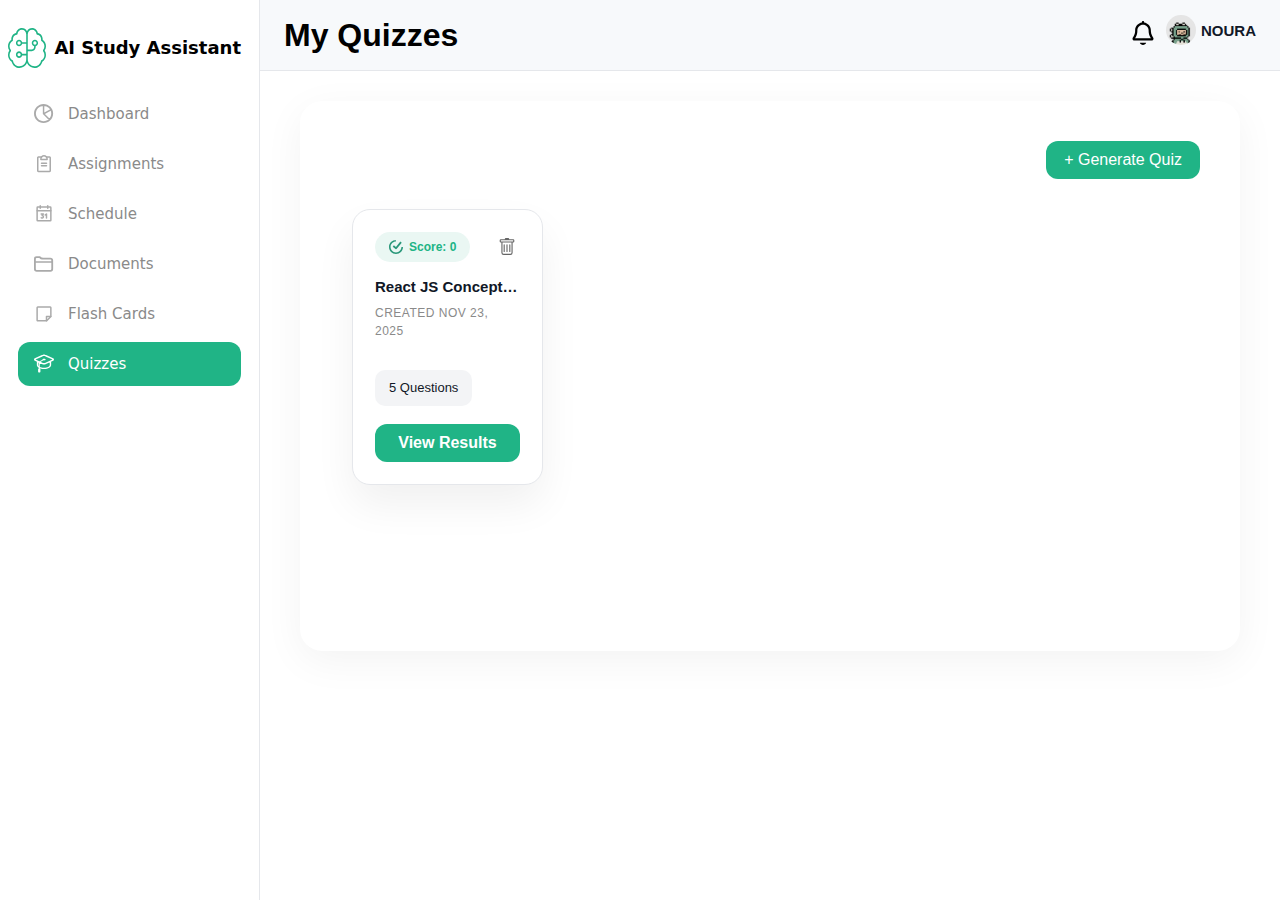
<file: quizzes.html>
<!DOCTYPE html>
<html lang="en">

<head>
  <meta charset="UTF-8">
  <title>Quizzes · AI Study Assistant</title>
  <meta name="description" content="Manage and organize your learning documents with AI-powered assistance." />
  <meta name="theme-color" content="#20B486" />
  <meta name="apple-mobile-web-app-status-bar-style" content="default" />

  <link rel="icon" href="images/Sidebar/Navigation/Icon/6.svg" type="image/svg+xml" />
  <link rel="stylesheet" href="assets/css/bootstrap.min.css" />
  <link rel="stylesheet" href="assets/css/all.min.css" />
  <link rel="stylesheet" href="assets/css/normalize.css" />
  <link rel="stylesheet" href="assets/css/media-queries.css" />
  <link rel="stylesheet" href="assets/css/quizes.css" />
</head>

<body>
  <!-- ====== App Layout ====== -->
  <div class="app-layout">
    <!-- ====== Sidebar ====== -->
    <aside class="sidebar" aria-label="Main Navigation">
      <div class="sidebar-inner">
        <!-- Logo -->
        <div class="logo">
          <img src="images/Sidebar/logo/Vector.svg" alt="AI Study Assistant">
          <span>AI Study Assistant</span>
        </div>
        <!-- Navigation -->
        <ul class="sidebar-nav">
          <li><a href="dashboard.html" class="nav-item">
              <img src="images/Sidebar/Navigation/Icon/1.svg" alt="">
              <span>Dashboard</span>
            </a></li>
          <li><a href="assignments.html" class="nav-item">
              <img src="images/Sidebar/Navigation/Icon/2.svg" alt="">
              <span>Assignments</span>
            </a></li>
          <li><a href="schedule.html" class="nav-item">
              <img src="images/Sidebar/Navigation/Icon/3.svg" alt="">
              <span>Schedule</span>
            </a></li>
          <li><a href="documents.html" class="nav-item ">
              <img src="images/Sidebar/Navigation/Icon/4.svg" alt="">
              <span>Documents</span>
            </a></li>
          <li><a href="flashcards.html" class="nav-item">
              <img src="images/Sidebar/Navigation/Icon/5.svg" alt="">
              <span>Flash Cards</span>
            </a></li>
          <li><a href="quizzes.html" class="nav-item active">
              <img src="images/Sidebar/Navigation/Icon/6.svg" alt="">
              <span>Quizzes</span>
            </a></li>
        </ul>
      </div>
    </aside>

    <!-- ===== Main Area ===== -->
    <div class="main-area">
      <header class="app-header" role="banner">
        <div class="header-top">

          <!-- Title -->
          <h1 class="page-title">My Quizzes</h1>
          <!-- Actions -->
          <div class="header-actions">
            <div class="inf d-flex justify-content-between align-items-center">
              <a href="#"> <i class="bell fa-regular fa-bell"></i></a>
              <img src="images/avatar.png " alt="" class="imge" />
              <h5>NOURA</h5>
            </div>
          </div>

        </div>

      </header>

      <!-- ===== Content ===== -->
      <main class="main-content">

        <div class="quiz-section">

          <!-- Top Actions -->
          <div class="quiz-top-actions">
            <button class="primary-btn" data-bs-toggle="modal" data-bs-target="#generateQuizModal">
              + Generate Quiz
            </button>
          </div>

          <!-- Cards -->
          <div class="row g-4">

            <div class="col-xl-3 col-lg-4 col-md-6 col-12">
              <div class="quiz-card">

                <div class="quiz-top">
                  <span class="score-badge">
                    <img src="images/quizzes/card/ticktick.svg" alt="">
                    <span>Score: 0</span>
                  </span>
                  <button class="delete-btn" aria-label="Delete Quiz">
                    <img src="images/quizzes/card/trash.svg" alt="Delete">
                  </button>

                </div>

                <h6 class="quiz-title">
                  React JS Concept Guide - Quiz
                </h6>

                <p class="quiz-date">CREATED NOV 23, 2025</p>

                <div class="quiz-questions">
                  5 Questions
                </div>

                <button class="view-btn">
                  View Results
                </button>

              </div>
            </div>

          </div>

        </div>

      </main>

    </div>
  </div>

  <!-- ===== Modal ===== -->
  <div class="modal fade" id="generateQuizModal" tabindex="-1" aria-labelledby="generateQuizLabel" aria-hidden="true">

    <div class="modal-dialog modal-dialog-centered">
      <div class="modal-content custom-modal">

        <div class="modal-header border-0">
          <h5 class="modal-title">Generate New Quiz</h5>
          <button type="button" class="btn-close" data-bs-dismiss="modal" aria-label="Close"></button>
        </div>

        <div class="modal-body">

          <div class="mb-3">
            <label for="questionCount" class="form-label">
              Number of Questions
            </label>

            <input type="number" id="questionCount" class="form-control" value="5" min="1"
              aria-label="Number of Questions">
          </div>

        </div>

        <div class="modal-footer border-0">
          <button class="btn btn-light" data-bs-dismiss="modal">
            Cancel
          </button>

          <button class="primary-btn">
            Generate
          </button>
        </div>

      </div>
    </div>
  </div>
  <script src="assets/js/bootstrap.bundle.min.js"></script>
  <script src="assets/js/all.min.js"></script>

</body>

</html>
</file>
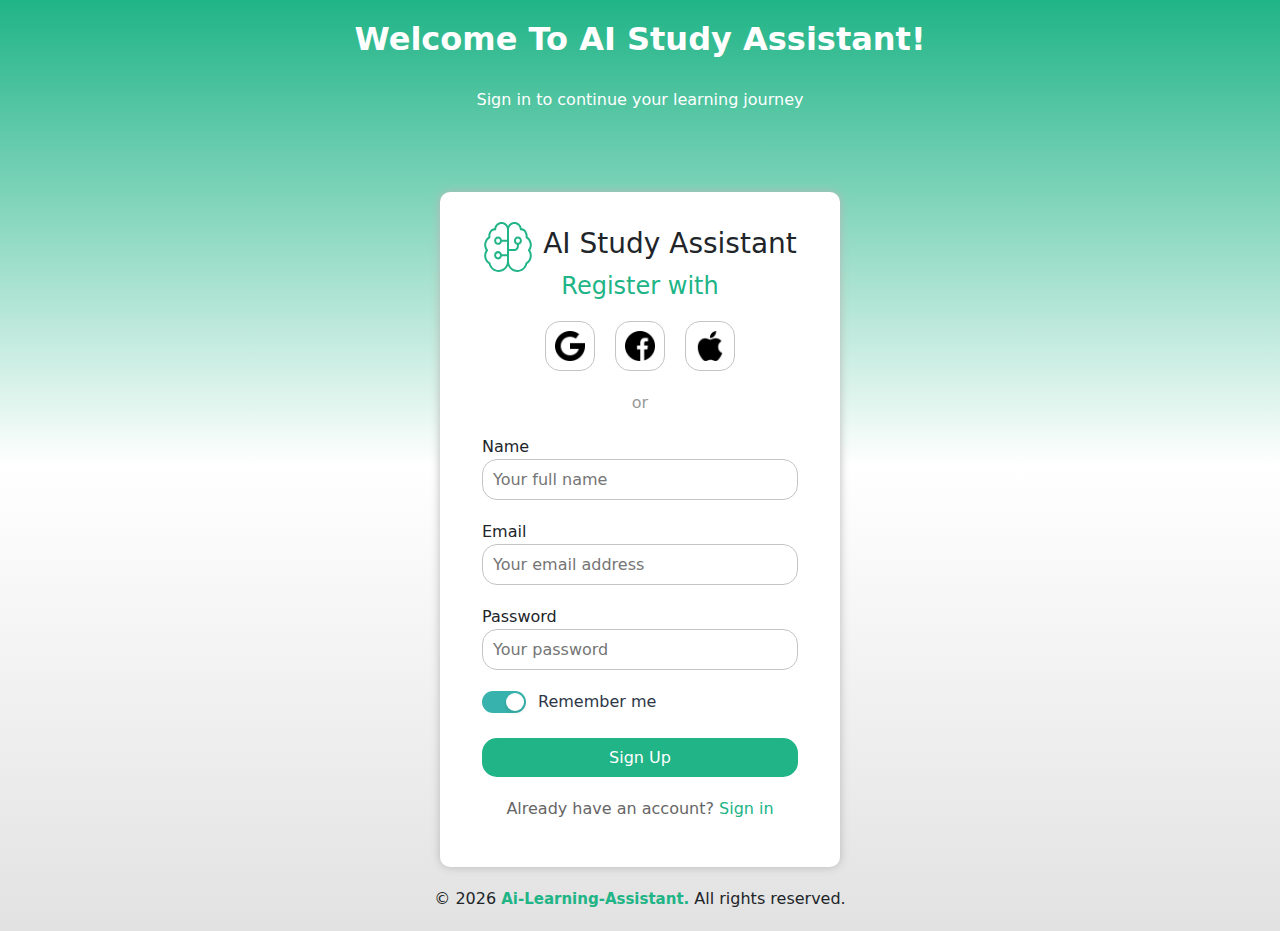
<file: register.html>
<!doctype html>
<html lang="en">
  <head>
    <meta charset="UTF-8" />
    <meta name="viewport" content="width=device-width, initial-scale=1.0" />
    <title>Sign Up</title>

    <!-- CSS for Sign In -->
    <link rel="stylesheet" href="assets/css/sign-in-up.css" />

    <!-- Icon -->
    <link
      rel="shortcut icon"
      href="images/Vector.svg"
      type="image/x-icon"
    />

    <link rel="stylesheet" href="assets/css/bootstrap.min.css" />
    <link rel="stylesheet" href="assets/css/normalize.css" />
    <link rel="stylesheet" href="assets/css/sign-in-up.css" />
    <link rel="stylesheet" href="assets/css/media-queries.css" />
  </head>
  <body>
    <!-- The Start of the container -->

    <!-- The Start of the Welcome Text -->
    <div class="container">
      <div class="row welcome">
        <h2>Welcome To AI Study Assistant!</h2>
        <p>Sign in to continue your learning journey</p>
      </div>
      <!-- The End of the Welcome Text -->

      <!-- The Start of the Form Box -->
      <div class="row" id="form-box">
        <div class="app-logo">
          <div class="app-icon" id="app-icon">
            <img src="images/Vector.svg" alt="App Icon" width="100" />
          </div>
          <div class="app-name">
            <h3>AI Study Assistant</h3>
          </div>
        </div>
        <h4 class="text">Register with</h4>

        <!-- The Start of the Social Buttons -->
        <div class="social-buttons">
          <a href="#">
            <img src="images/google.png" alt="Google Icon" width="30" /> </a
          ><a href="#">
            <img src="images/facebook.png" alt="Facebook Icon" width="30" />
          </a>
          <a href="#">
            <img src="images/apple-logo.png" alt="Twitter Icon" width="30" />
          </a>
        </div>
        <!-- The End of the Social Buttons -->

        <div class="text-or">or</div>

        <form>
          <!-- The Start of the Name, Email and Password Fields -->
          <div class="name-field">
            <label>Name</label>
            <br />
            <input
              type="text"
              class="name-input"
              placeholder="Your full name"
            />
          </div>

          <div class="email-field">
            <label>Email</label>
            <br />
            <input
              type="email"
              class="email-input"
              placeholder="Your email address"
            />
          </div>
          <div class="password-field">
            <label>Password</label>
            <br />
            <input
              type="password"
              class="password-input"
              placeholder="Your password"
            />
          </div>
          <!-- The End of the Email and Password Fields -->

          <!-- The Start of the Remember Me Toggle -->
          <div class="custom-toggle-container">
            <label class="switch">
              <input type="checkbox" id="rememberMe" checked />
              <span class="slider round"></span>
            </label>
            <span class="label-text">Remember me</span>
          </div>
          <br />
          <!-- The End of the Remember Me Toggle -->

          <!-- The Start of the Login Button -->
          <button type="submit" class="login-button">Sign Up</button>
        </form>
        <!-- The End of the Login Button -->

        <!-- The Start of the Sign Up Link -->
        <p class="create account-text">
          Already have an account?
          <a href="sign.html" class="signin-link">Sign in</a>
        </p>
        <!-- The End of the Sign Up Link -->
      </div>
      <!-- The End of the Form Box -->

      <!-- The Start of the Footer -->

      <footer class="footer">© 2026 <span> Ai-Learning-Assistant.</span> All rights reserved.</footer>
      <!-- The End of the Footer -->
    </div>
    <!--The End of the Container-->
  </body>
</html>
</file>
<file: assets/css/media-queries.css>
@media (max-width: 768px) {

  .sidebar {
    display: none;
  }

  main {
    width: 100%;
  }

  .doc-card {
    margin-bottom: 15px;
  }
}
@media (max-width: 576px) {
  h3 {
    font-size: 20px;
  }

  .btn-success {
    padding: 6px 10px;
    font-size: 14px;
  }
}
</file>
<file: assets/css/quizes.css>
:root {
  --primary: #20B486;
  --primary-soft: #eaf7f3;
  --text-dark: #111827;
  --text-muted: #8a8a8a;
  --text-light: rgba(17, 24, 39, .65);
  --bg-page: #f7f9fb;
  --sidebar-width: 260px;
}

body {
  margin: 0;
  background: var(--bg-page);
  font-family: system-ui, -apple-system, "Segoe UI", sans-serif;
  color: var(--text-dark);
  line-height: 1.5;
}

.logo {
  display: flex;
  align-items: center;
  gap: 8px;
  margin: 0 0 24px -10px;
  font: 700 18px/1 system-ui;
}

.logo img {
  width: 40px;
  height: 40px;
  object-fit: contain;
}

.logo span {
  white-space: nowrap;
  color: black !important;
}

/* ================= Sidebar ================= */
.sidebar {
  position: fixed;
  top: 0;
  left: 0;
  width: var(--sidebar-width);
  height: 100vh;
  background: #fff;
  border-right: 1px solid #e5e7eb;
  overflow-y: auto;
  z-index: 100;
}

.sidebar-inner {
  padding: 28px 18px
}

.sidebar-nav {
  list-style: none;
  margin: 0;
  padding: 0
}

.sidebar-nav a {
  display: block;
  text-decoration: none;
  color: inherit
}

/* Nav Item */
.sidebar-nav .nav-item {
  display: flex;
  align-items: center;
  gap: 14px;
  padding: 12px 16px;
  margin-bottom: 6px;
  border-radius: 12px;
  font: 500 15px system-ui;
  transition: .2s;
}
.sidebar-nav .nav-item span {
  color: var(--text-muted) !important;

}
.sidebar-nav .nav-item:hover {
  background: #f9fafb ;
  color: var(--primary);
}

.sidebar-nav .nav-item.active {
  background: var(--primary);
}

.sidebar-nav .nav-item img {
  width: 20px;
  height: 20px;
  opacity: .6;
  transition: .2s
}

.sidebar-nav .nav-item:hover img,
.sidebar-nav .nav-item.active img {
  opacity: 1
}
.sidebar-nav .nav-item.active span {
  color: #fff !important;
}
.sidebar-nav .nav-item.active img {
  filter: brightness(0) invert(1)
}

/* ================= Header ================= */
.app-header {
  position: sticky;
  top: 0;
  z-index: 50;
  display: flex;
  flex-direction: column;
  gap: 14px;
  padding: 16px 24px;
  background: var(--bg-page);
  border-bottom: 1px solid #e5e7eb;
}

/* ===== Row 1: Search + Actions ===== */
.header-top {
  display: flex;
  align-items: center;
  justify-content: space-between;
}

/* Search LEFT */
.header-search {
  display: flex;
}

/* Actions RIGHT */
.header-actions {
  display: flex;
  align-items: center;
  gap: 12px;
}

/* ===== Row 2: Title + Button ===== */
.header-bottom {
  display: flex;
  align-items: center;
  justify-content: space-between;
}

/* Page title */
.page-title {
  margin: 0;
  font-size: 32px;
  font-weight: 700;
  text-align: center;
  color: black;
}

/* ================= Search ================= */
.search-box {
  display: flex;
  align-items: center;
  gap: 10px;
  width: min(400px, 40vw);
  padding: 8px 12px;
  background: #fff;
  border: 1.5px solid var(--primary);
  border-radius: 10px;
}

.search-box img {
  width: 18px;
  height: 18px;
  opacity: .7;
}

.search-box input {
  flex: 1;
  border: 0;
  outline: 0;
  background: transparent;
  font-size: 14px;
}

.search-box button {
  width: 32px;
  height: 32px;
  border: 0;
  border-radius: 8px;
  background: var(--primary);
  display: flex;
  align-items: center;
  justify-content: center;
  cursor: pointer;
}

.search-box button img {
  filter: brightness(0) invert(1);
}

/* ================= Actions ================= */


.bell {
  font-size: 24px;
  margin-right: 8px;
  color: black;
}

.imge {
  width: 30px;
  border-radius: 50%;
  position: relative;
  top: -5px;
}

h5 {
  font-size: 15px;
  font-weight: 600;
  margin-left: 5px;
}

/* Profile */
.profile-box {
  display: flex;
  align-items: center;
  gap: 8px;
  padding: 4px 10px;
  background: #f9fafb;
  border-radius: 999px;
  font-size: 14px;
  font-weight: 600;
}

.profile-box img {
  width: 28px;
  height: 28px;
  border-radius: 50%;
}

/* ================= Buttons ================= */
.upload-btn,
.primary-btn {
  position: relative;
  display: inline-flex;
  align-items: center;
  gap: 8px;
  padding: 10px 18px;
  border: 0;
  border-radius: 12px;
  background: var(--primary);
  color: #fff;
  font-weight: 500;
  overflow: hidden;
  cursor: pointer;
}

.upload-btn::after,
.primary-btn::after {
  content: "";
  position: absolute;
  inset: 0;
  background: linear-gradient(120deg, transparent, rgba(255, 255, 255, .35), transparent);
  transform: translateX(-100%)
}

.upload-btn:hover::after,
.primary-btn:hover::after {
  transform: translateX(100%);
  transition: .6s
}

.upload-btn:hover,
.primary-btn:hover {
  background: #1fa27b
}

/* ================= Main ================= */
.main-area {
  margin-left: var(--sidebar-width);
  min-height: 100vh;
  display: flex;
  flex-direction: column;
}

.main-content {
  padding: 30px 40px;
}

/* ================= Document Cards ================= */
.doc-card {
  background: #fff;
  padding: 20px;
  border-radius: 18px;
  height: 100%;
  box-shadow:
    0 20px 40px rgba(0, 0, 0, .06),
    inset 0 1px 0 rgba(255, 255, 255, .6);
  transition: .3s
}

.doc-card:hover {
  transform: translateY(-4px)
}

.doc-icon {
  width: 48px;
  height: 48px;
  background: var(--primary);
  border-radius: 14px;
  display: flex;
  align-items: center;
  justify-content: center;
  margin-bottom: 12px
}

.doc-icon img {
  width: 22px;
  filter: brightness(0) invert(1)
}

/* Title */
.doc-title,
.flash-title {
  font-weight: 600;
  white-space: nowrap;
  overflow: hidden;
  text-overflow: ellipsis;
  cursor: pointer;
  transition: .2s
}

.doc-title:hover,
.flash-title:hover {
  color: var(--primary)
}

.size {
  font-size: 13px;
  color: var(--text-light)
}

/* ================= Badges ================= */
.badges {
  display: flex;
  gap: 10px;
  margin-top: 10px
}

.badge {
  display: flex;
  align-items: center;
  gap: 6px;
  padding: 6px 14px;
  border-radius: 999px;
  font-size: 12px;
  font-weight: 700;
  transition: .25s
}

.badge img {
  width: 16px
}

/* Flashcard */
.badge.flash {
  color: #9615d8;
  background: rgba(150, 21, 216, .12)
}

.badge.flash img {
  filter: brightness(0) saturate(100%) invert(23%) sepia(88%) saturate(7496%) hue-rotate(270deg) brightness(92%) contrast(101%);
}

/* Quiz */
.badge.quiz {
  color: #27B689;
  background: rgba(39, 182, 137, .12)
}

.badge:hover {
  color: #000;
  background: #f3f4f6;
}

.badge:hover img {
  filter: brightness(0);
}

/* ================= Time (Uploaded ...) ================= */
.time,
.flash-meta {
  margin-top: 14px;
  display: flex;
  align-items: center;
  gap: 6px;

  font-size: 12px;
  font-weight: 500;
  color: var(--text-muted);
}

.time img {
  width: 14px;
  height: 14px;
  opacity: .7;
  filter: brightness(0) saturate(100%) invert(45%);
}

/* Time stays SAME on hover */
.doc-card:hover .time,
.doc-card:hover .time img {
  color: var(--text-muted);
  filter: brightness(0) saturate(100%) invert(45%);
}

/* ================= FlashCards ================= */
.flash-card {
  background: #fff;
  padding: 20px;
  border-radius: 16px;
  height: 100%;
  box-shadow: 0 10px 30px rgba(0, 0, 0, .05);
  transition: .25s
}

.flash-card:hover {
  transform: translateY(-5px)
}

.flash-icon {
  width: 42px;
  height: 42px;
  background: var(--primary-soft);
  border-radius: 50%;
  display: flex;
  align-items: center;
  justify-content: center;
  margin-bottom: 12px
}

.flash-stats {
  display: flex;
  align-items: center;
  gap: 12px;
  margin: 12px 0 16px
}

.flash-stats .stat {
  padding: 4px 10px;
  background: var(--primary-soft);
  color: var(--primary);
  border-radius: 999px;
  font-size: 12px;
  font-weight: 600
}

.stat:hover {
  color: #000;
  background: #f3f4f6;
}

.flash-stats .progress {
  display: flex;
  align-items: center;
  gap: 4px;
  font-size: 16px;
  font-weight: 600;
  color: var(--primary);
  padding: 0;
  background: none;
}

.flash-stats .progress img {
  width: 25px
}

/* Study Button */
.study-btn {
  width: 100%;
  padding: 10px;
  border: 0;
  border-radius: 10px;
  background: #ecfdf3;
  color: var(--primary);
  font-weight: 600;
  cursor: pointer;
}

.study-btn:hover {
  background: var(--primary-soft)
}

/* =====================================================
   QUIZZES PAGE FULL STYLE
   ===================================================== */

/* ===== White Section Wrapper ===== */

.quiz-section {
  background: #fff;
  border-radius: 22px;
  padding: 40px;
  box-shadow: 0 10px 40px rgba(0, 0, 0, .05);
  min-height: 550px;
  display: block;
}


/* Grid spacing tweak */
.quiz-section .row {
  margin-left: 0;
  margin-right: 0;
}

/* ===== Quiz Card ===== */

.quiz-card {
  background: #fff;
  padding: 22px;
  border-radius: 18px;
  box-shadow:
    0 20px 40px rgba(0, 0, 0, .06),
    inset 0 1px 0 rgba(255, 255, 255, .6);
  border: 1px solid #e5e7eb;
  height: 100%;
  transition: .3s ease;
}

.quiz-card:hover {
  transform: translateY(-4px);
  box-shadow: 0 25px 50px rgba(0, 0, 0, .08);
}


/* ===== Top Section ===== */

.quiz-top {
  display: flex;
  justify-content: space-between;
  align-items: center;
}

/* ===== Score Badge ===== */

.score-badge {
  display: inline-flex;
  align-items: center;
  gap: 6px;

  padding: 6px 14px;
  border-radius: 999px;

  font-size: 12px;
  font-weight: 600;

  background: var(--primary-soft);
  color: var(--primary);

  transition: .2s ease;
}

.score-badge img {
  width: 14px;
  height: 14px;
  flex-shrink: 0;
  transition: .2s ease;
  filter: brightness(0) saturate(100%) invert(49%) sepia(53%) saturate(523%) hue-rotate(113deg) brightness(90%) contrast(88%);
}

/* ===== Success State ===== */
.score-badge.success {
  background: rgba(16, 185, 129, .12);
  color: #10b981;
}

.score-badge.success img {
  filter: brightness(0) saturate(100%) invert(52%) sepia(88%) saturate(382%) hue-rotate(92deg) brightness(93%) contrast(91%);
}

/* ===== Fail State ===== */
.score-badge.fail {
  background: rgba(239, 68, 68, .12);
  color: #ef4444;
}

.score-badge.fail img {
  filter: brightness(0) saturate(100%) invert(32%) sepia(94%) saturate(7494%) hue-rotate(350deg) brightness(96%) contrast(105%);
}

/* Optional hover */
.score-badge:hover {
  transform: translateY(-1px);
}


/* ===== Delete Button ===== */

.delete-btn {
  background: transparent;
  border: 0;
  cursor: pointer;
  padding: 4px;
  display: flex;
  align-items: center;
  justify-content: center;
  transition: .2s ease;
}

.delete-btn img {
  width: 18px;
  height: 18px;
  opacity: .6;
  transition: .2s ease;
}

/* Hover Effect */
.delete-btn:hover img {
  opacity: 1;
  transform: scale(1.1);
  filter: brightness(0) saturate(100%) invert(32%) sepia(94%) saturate(7494%) hue-rotate(350deg) brightness(96%) contrast(105%);
}


/* ===== Title ===== */

.quiz-title {
  margin-top: 16px;
  font-weight: 600;
  font-size: 15px;
  white-space: nowrap;
  overflow: hidden;
  text-overflow: ellipsis;
  cursor: pointer;
  transition: .2s;
}

.quiz-title:hover {
  color: var(--primary);
}

/* ===== Date ===== */

.quiz-date {
  margin-top: 6px;
  font-size: 12px;
  color: var(--text-muted);
  letter-spacing: .5px;
}

/* ===== Questions Badge ===== */

.quiz-questions {
  margin-top: 14px;
  background: #f3f4f6;
  padding: 8px 14px;
  border-radius: 10px;
  font-size: 13px;
  font-weight: 500;
  display: inline-block;
  color: var(--text-dark);
}

/* ===== View Results Button ===== */

.view-btn {
  width: 100%;
  margin-top: 18px;
  padding: 10px;

  border: 0;
  border-radius: 12px;

  background: var(--primary);
  color: #fff;

  font-weight: 600;
  cursor: pointer;

  transition: background .2s ease, transform .2s ease;
}

/* Hover */
.view-btn:hover {
  background: #1fa27b; 
  transform: translateY(-1px);
}

/* Active */
.view-btn:active {
  transform: translateY(0);
  background: #198f6c;
}
.view-btn:focus {
  outline: none;
  box-shadow: 0 0 0 3px rgba(32, 180, 134, .25);
}

/* Top actions alignment */
.quiz-top-actions {
  display: flex;
  justify-content: flex-end;
  margin-bottom: 30px;
}

/* ===== Generate Button Bottom ===== */

.generate-wrapper {
  margin-top: 40px;
  display: flex;
  justify-content: flex-end;
}

/* ===== Modal Custom Style ===== */
.modal-dialog {
  max-width: 420px;
}

.custom-modal {
  background: var(--bg-page);
  border-radius: 20px;
  padding: 20px;
  border: none;
  box-shadow: 0 30px 70px rgba(0, 0, 0, .2);
}


.modal-title {
  font-weight: 600;
  font-size: 18px;
}

.modal-body .form-label {
  font-size: 14px;
  font-weight: 500;
  color: var(--text-dark);
}

.modal-body .form-control {
  height: 45px;
  border-radius: 12px;
  padding: 10px 14px;
  font-size: 14px;
  border: 1px solid #e5e7eb;
  transition: .2s;
}

.modal-body .form-control:focus {
  border-color: var(--primary);
  box-shadow: 0 0 0 3px rgba(32, 180, 134, .15);
}

.modal.fade .modal-dialog {
  transform: scale(0.95);
  transition: .2s ease;
}

.modal.show .modal-dialog {
  transform: scale(1);
}


.modal-footer {
  padding-top: 10px;
}

.modal-footer .primary-btn {
  padding: 8px 20px;
}

/* ===== Modal Background Blur ===== */
.modal-backdrop.show {
  background: rgba(0, 0, 0, 0.55);
  -webkit-backdrop-filter: blur(10px);
  backdrop-filter: blur(10px);
}
* {
    margin: 0;
    padding: 0;
    box-sizing: border-box;
}

body {
    font-family: 'Poppins', sans-serif;
    background-color: white;
}

.bg-nav {
    background-color: white;
}

.img {
    width: 170px;
    height: auto;
}

.sas {
    border: none;
    padding: 0;
}

.Btn {
    padding: 0 12px;
    border: none;
    background-color: white;
}

.btn-reg {
    padding: 10px 16px;
    border: 1px solid #20B486;
    border-radius: 8px;
    background-color: #20B486;
    color: white;
    box-shadow: 0px 4px 4px rgba(0, 0, 0, 0.078);
}

.link {
    color: #20B486;
    text-decoration: none;
}

.act {
    font-weight: 700;
    transition: 0.3s;
}

.act:hover {
    color: #20B486;
}

.landing {
    background-color: #24BB8C05;
}

.heading {
    font-size: 50px;
    font-weight: 700;
    margin-bottom: 20px;
}

.para {
    font-size: 18px;
    color: #555;
    margin-bottom: 30px;
}

span {
    color: #20B486;
}

.Btn2 {
    padding: 10px 16px;
    border: 1px solid #20B486;
    border-radius: 8px;
    background-color: #20B486;
    color: white;
    box-shadow: 0px 4px 4px rgba(0, 0, 0, 0.078);
}

.log {
    width: 42.84px;
    height: 42.84px;
    border: 1px solid #20B486;
    border-radius: 50%;
    background-color: #20B486;
    position: absolute;
    top: 550px;
    left: 700px;
}

.circle {
    width: 550px;
    height: 450px;
    border: 1px solid #20B486;
    border-radius: 50%;
    background-color: white;
    position: absolute;
    top: 125px;
    left: 650px;
    z-index: -1;
}

.img2 {
    width: 550px;
    height: 450px;
    border-radius: 50%;
    background-color: #20B486;
    position: relative;
    left: 45px;
}

.our-services {
    margin-top: 100px;
    background-color: rgb(255, 255, 255);
}

.our-services .info {
    font-size: 22px;
    color: #20B486;
}

.our-services .head {
    font-size: 36px;
    font-weight: 700;
    margin-bottom: 40px;
}

.card1 {
    background-color: white;
    border-radius: 8px;
    box-shadow: 2px 4px 4px 4px #F0FAF7;
    width: 350px;
    margin: 20px;
    padding: 5px 5px 12px;
}

.our-services .service-heading {
    font-size: 24px;
    font-weight: 600;
    margin-top: 20px;
}

.our-services .service-para {
    font-size: 15px;
    color: #555;
    margin-top: 10px;
}

.img3 {
    width: 70px;
    padding: 10px 12px;
}

.about-us {
    margin-top: 100px;
    background-color: #F0FAF7;
}

.about-us .heading {
    font-size: 50px;
    font-weight: 700;
    margin-bottom: 30px;
    color: #20B486;
}

.about-us .sub-heading {
    font-size: 40px;
    font-weight: 600;
    margin-bottom: 30px;
}

.img4 {
    width: 400px;
    height: 246px;
    border-radius: 10px;
    height: auto;
}

.contact-us {
    margin-top: 100px;
}

.contact-us .heading {
    font-size: 40px;
    font-weight: 700;
    margin-bottom: 30px;
    color: #20B486;
}

.contact-us .heading::after {
    content: '';
    display: block;
    width: 200px;
    height: 3px;
    background-color: #20B486;
    margin: 10px auto 0;
}

.form-info {
    background-color: #F0FAF7;
    border-radius: 8px;
    padding: 30px;
    box-shadow: 2px 4px 4px rgba(61, 60, 60, 0.078);
}

.form-inp {
    width: 100%;
    padding: 10px;
    border: none;
    border-radius: 4px;
    margin-top: 5px;
    outline: none;
    background-color: white;
    box-shadow: 0px 2px 4px rgba(0, 0, 0, 0.078);
}

.footer {
    background-color: #101828;
    color: white;
    text-align: center;
    padding: 20px 0;
}

.footer img {
    width: 400px;
    height: auto;
    position: relative;
    left: -67px;
}

.footer .sub-heading {
    font-size: 24px;
    font-weight: 600;
    margin-top: -44px;
    margin-bottom: 31px;
}

.footer .para {
    font-size: 16px;
    color: #555;
}

.footer .brands a {
    color: white;
    font-size: 25px;
    text-decoration: none;
    margin-right: 15px;
    transition: 0.3s;
}

.footer .brands a:hover {
    color: #20B486;
}

.footer .para span {
    color: #20B486;
    font-weight: 600;
}


/* Extra small devices (phones, 600px and down) */
@media only screen and (max-width: 600px) {
    .img {
        width: 120px;
        height: auto;
        margin-right: 20px;
    }

    .landing .row {
        min-height: auto;
        text-align: center;
    }

    .heading {
        font-size: 20px;
    }

    .para {
        font-size: 12px;
    }

    .circle,
    .img2,
    .log {
        display: none;
    }

    .our-services .head {
        font-size: 20px;
    }

    .our-services .service-heading {
        font-size: 20px;
    }

    .about-us .row {
        text-align: center;
    }

    .about-us .heading {
        font-size: 25px;
    }

    .about-us .sub-heading {
        font-size: 15px;
    }

    .img4 {
        display: none;
    }

    .contact-us .heading {
        font-size: 24px;
    }

    .contact-us .heading::after {
        display: none;
    }

    .footer img {
        width: 100%;
        height: auto;
        position: relative;
        left: 0;
    }

    .footer .sub-heading {
        text-align: center;
        font-size: 20px;
        margin-top: 20px;
    }

    .footer .para {
        text-align: center;
        font-size: 14px;
    }

    .footer .brands {
        font-size: 20px;
        text-align: center;
    }

}



/* Medium devices (landscape tablets, 768px and up) */
@media only screen and (max-width: 768px) {

    .circle,
    .img2,
    .log {
        display: none;
    }

    .img4 {
        display: none;
    }

    .footer img {
        width: 100%;
        height: auto;
        position: relative;
        left: 0;
    }

    .footer .sub-heading {
        text-align: center;
        font-size: 20px;
        margin-top: 20px;
    }

    .footer .para {
        text-align: center;
        font-size: 14px;
    }

    .footer .brands {
        text-align: center;
        font-size: 20px;
    }
}

/* Large devices (laptops/desktops, 992px and up) */
@media only screen and (max-width: 992px) {

    .circle,
    .img2,
    .log {
        display: none;
    }

    .img4 {
        display: none;
    }

    .footer img {
        width: 100%;
        height: auto;
        position: relative;
        left: 0;
    }

    .footer .sub-heading {
        text-align: center;
        font-size: 20px;
        margin-top: 20px;
    }

    .footer .para {
        text-align: center;
        font-size: 14px;
    }

    .footer .brands {
        text-align: center;
        font-size: 20px;
    }

}

/* Extra large devices (large laptops and desktops, 1200px and up) */
@media only screen and (max-width: 1200px) {

    .img2 {
        width: 450px;
    }
    .circle,
    .log {
        display: none;
    }

    .img4 {
        width: 370px;
        height: 400px;
    }

    .footer img {
        width: 100%;
        height: auto;
        position: relative;
        left: 0;
    }

    .footer .sub-heading {
        text-align: center;
        font-size: 20px;
        margin-top: 20px;
    }

    .footer .para {
        text-align: center;
        font-size: 14px;
    }

    .footer .brands {
        text-align: center;
        font-size: 20px;
    }
}
</file>
<file: assets/css/sign-in-up.css>
/* variables */
 :root {
    --primary-color: #20B486;
    --text-color: #333;
    --hover-color: #64edc2;
}

/* body background */

body {
    background-image: linear-gradient(to bottom, var(--primary-color) , #fff , #e2e2e2);
    font-family: system-ui, -apple-system, BlinkMacSystemFont, "Segoe UI", sans-serif;
    margin: 0;
} 



/* The upper text */

.welcome {
    margin-top: 20px;
    margin-bottom: 50px;  
}
.welcome h2 , .welcome p {
    text-align: center;
    color: white;
    margin-bottom: 30px;
}
.welcome h2 {
    font-size: 32px;
    font-weight: bold;
}



/* The form box  */
#form-box {
    margin: 0 auto;
    background-color: white;
    padding: 30px;
    border-radius: 10px;
    box-shadow: 0 4px 8px rgba(0, 0, 0, 0.1);
    width: 100%;
    max-width: 400px;
    justify-content: center;
    box-shadow: #b6b7b6 0px 0px 10px;
}


/* Login with text */
#form-box h4 {
    text-align: center;
    color: var(--primary-color);
    margin-bottom: 20px;
}
.app-logo{

    display: flex;
    justify-content: center;
    align-items: center;
    gap: 10px;


}


.app-logo img {
    width: 50px;
    height: 50px;
}




/* Social buttons  */
.social-buttons {
    display: flex;
    justify-content: center;
    gap: 20px;
}
.social-buttons a{
    width: 50px;
    height: 50px;
    display: flex;
    justify-content: center;
    align-items: center;
    border-radius: 30%;
    font-size: 18px;
    border: #c4c4c4 solid 1px;
}
.social-buttons a:hover {
    background-color: var(--hover-color);
    color: white;
    border: none;
}


/* Or text */
.text-or {
    text-align: center;
    color: #999;
    margin: 20px 0;
}


/* Email and password  */
.email-field , .password-field , .name-field {
    margin-bottom: 20px;
}
.email-input , .password-input , .name-input {
    width: 100%;
    padding: 10px;
    border: #c4c4c4 solid 1px;
    border-radius: 15px;

}
.email-input:focus , .password-input:focus , .name-input:focus {
    outline: none;
    border-color: var(--primary-color);
    box-shadow: 0 0 5px rgba(117, 219, 187, 0.5);
}



/* Remember me switch */
.custom-toggle-container {
  display: flex;
  align-items: center;
  gap: 12px; }


.switch {
  position: relative;
  display: inline-block;
  width: 44px; 
  height: 22px; 
}

.switch input {
  opacity: 0;
  width: 0;
  height: 0;
}


.slider {
  position: absolute;
  cursor: pointer;
  top: 0;
  left: 0;
  right: 0;
  bottom: 0;
  background-color: #cbd5e0; 
  transition: .4s;
  border-radius: 34px;
}


.slider:before {
  position: absolute;
  content: "";
  height: 18px; 
  width: 18px;  
  left: 2px;
  bottom: 2px;
  background-color: white;
  transition: .4s;
  border-radius: 50%;
  box-shadow: 0 2px 4px rgba(0,0,0,0.1); 
}

input:checked + .slider {
  background-color: #38b2ac;
}

input:checked + .slider:before {
  transform: translateX(22px); 
}

.label-text {
  color: #2d3748;
  font-size: 16px;
  font-weight: 500;
  cursor: pointer;
}

/* Login button */
.login-button {
    width: 100%;
    padding: 10px;
    background-color: var(--primary-color);
    color: white;
    border: none;
    border-radius: 15px;
    font-size: 16px;
    cursor: pointer;
    transition: background-color 0.5s ease;

}
.login-button:hover {
    background-color: var(--hover-color);
}

/* Sign up link */
.create.account-text {
    text-align: center;
    margin-top: 20px;
    color: #666;
}
.signup-link , .signin-link {
    color: var(--primary-color);
    text-decoration: none;
    font-weight: 500;
}
.signup-link:hover , .signin-link:hover {
    text-decoration: underline;
}

/* Footer */
.footer {
    text-align: center;
    margin: 20px;
}
span {
    font-size: 15px;
    font-weight: 700;
    color: var(--primary-color);
}
</file>
